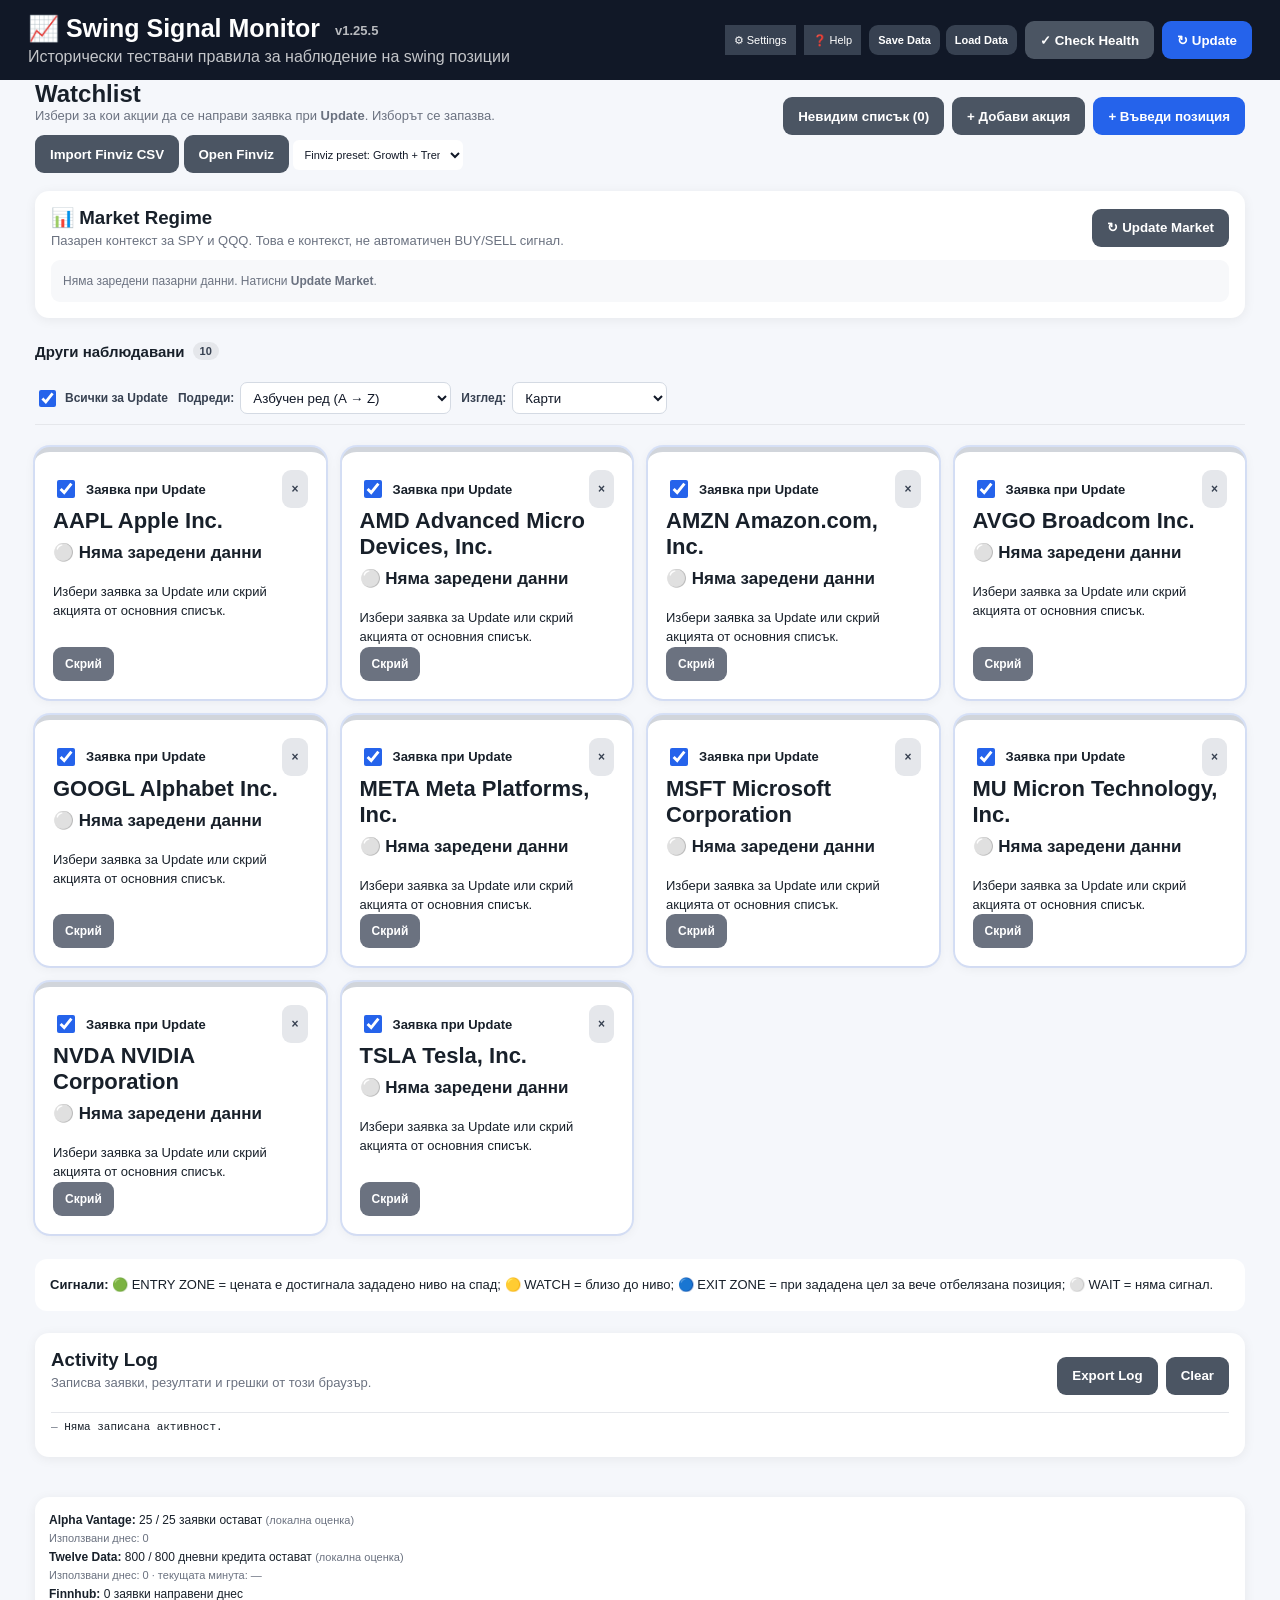
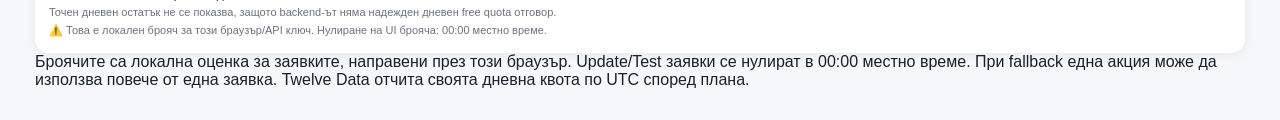
<file: index.html>
<!doctype html>
<html lang="bg">
<head>
  <meta charset="utf-8">
  <meta name="viewport" content="width=device-width,initial-scale=1">
  <title>Swing Signal Monitor</title>
  <link rel="stylesheet" href="style.css">
</head>
<body>

<header>
  <div>
    <h1>📈 Swing Signal Monitor <span class="version">v1.25.5</span></h1>
    <p>Исторически тествани правила за наблюдение на swing позиции</p>
  </div>
  <div class="header-actions">
    <a href="settings.html" class="header-save settings-link">⚙ Settings</a>
    <a href="help.html" class="header-save help-link">❓ Help</a>
    <div class="header-data-actions" aria-label="Local data">
      <button id="saveDataBtn" type="button" class="header-save">Save Data</button>
      <button id="loadDataBtn" type="button" class="header-save">Load Data</button>
      <input id="loadDataFile" type="file" accept="application/json,.json" hidden>
    </div>
    <button id="healthBtn" class="secondary">✓ Check Health</button>
    <button id="updateBtn">↻ Update</button>
  </div>
</header>
<main>
  <section>
    <div class="toolbar">
      <div class="watchlist-title">
        <div class="watchlist-heading-line">
          <h2>Watchlist</h2>
        </div>
        <p class="hint">Избери за кои акции да се направи заявка при <b>Update</b>. Изборът се запазва.</p>
      </div>
      <div class="toolbar-actions"><button id="hiddenToggleBtn" class="secondary">Невидим списък (0)</button><button id="addStockBtn" class="secondary">+ Добави акция</button><button id="addBtn">+ Въведи позиция</button></div>
    </div>
    <div class="watchlist-tools">
      <input id="finvizFile" type="file" accept=".csv,text/csv" hidden>
      <button id="importFinvizBtn" type="button" class="secondary">Import Finviz CSV</button>
      <button id="openFinvizPresetBtn" type="button" class="secondary">Open Finviz</button>
      <select id="finvizPreset" class="header-preset" aria-label="Finviz preset">
        <option value="growthTrend">Finviz preset: Growth + Trend</option>
        <option value="growthQuality">Growth + Quality</option>
        <option value="full">Growth + Quality + Trend</option>
      </select>
    </div>
    <div id="providerTestResult" class="provider-test-result" hidden></div>
    <section class="market-regime-panel">
      <div class="market-regime-head">
        <div>
          <h3>📊 Market Regime</h3>
          <p class="hint">Пазарен контекст за SPY и QQQ. Това е контекст, не автоматичен BUY/SELL сигнал.</p>
        </div>
        <button id="updateMarketBtn" type="button" class="secondary">↻ Update Market</button>
      </div>
      <div id="marketRegime" class="market-regime-content">
        <div class="market-empty">Няма заредени пазарни данни. Натисни <b>Update Market</b>.</div>
      </div>
    </section>
    <div id="cards" class="grid"></div>
  </section>
  <section class="hidden-section" hidden>
    <div class="hidden-header">
      <div><h3>Невидим списък</h3><p class="hint">Скритите акции не се визуализират в основния списък. Оттук можеш да ги върнеш обратно.</p></div>
    </div>
    <div id="hiddenList" class="hidden-list"></div>
  </section>
  <section id="healthResult" class="health-result" hidden></section>
  <section class="legend">
    <b>Сигнали:</b>
    🟢 ENTRY ZONE = цената е достигнала зададено ниво на спад;
    🟡 WATCH = близо до ниво;
    🔵 EXIT ZONE = при зададена цел за вече отбелязана позиция;
    ⚪ WAIT = няма сигнал.
  </section>
  <section class="activity-log">
    <div class="log-header"><div><h3>Activity Log</h3><p class="hint">Записва заявки, резултати и грешки от този браузър.</p></div><div class="log-actions"><button id="exportLog" type="button" class="secondary">Export Log</button><button id="clearLog" type="button" class="secondary">Clear</button></div></div>
    <div id="activityLog" class="log-list"></div>
  </section>
</main>
<dialog id="stockDialog">
  <form method="dialog" id="stockForm">
    <h3>Въведи / промени позиция</h3>
    <select id="symbol" required aria-label="Акция"></select>
    <label class="check"><input id="holding" type="checkbox"> Имам отворена позиция</label>
    <label>Входна цена
      <input id="entryPrice" type="number" step="0.01" placeholder="Цена" disabled>
    </label>
    <label>Количество
      <input id="entryQuantity" type="number" step="0.0001" min="0.0001" placeholder="Брой акции" disabled>
    </label>
    <menu>
      <button type="button" id="cancelStock">Отказ</button>
      <button id="addStock" type="submit">Запази</button>
    </menu>
  </form>
</dialog>
<dialog id="addStockDialog">
  <form method="dialog" id="addStockForm">
    <h3>Добави акция в Watchlist</h3>
    <label>Ticker
      <input id="newStockSymbol" type="text" maxlength="8" placeholder="например ACAD" autocomplete="off" spellcheck="false" required>
    </label>
    <p class="dialog-hint">Добавянето създава само Watchlist запис. След това можеш да импортираш Finviz CSV за фундаментален контекст и да натиснеш Update за пазарни данни.</p>
    <menu>
      <button type="button" id="cancelAddStock">Отказ</button>
      <button id="confirmAddStock" type="submit">Добави</button>
    </menu>
  </form>
</dialog>
<footer id="usageFooter"><div id="providerUsage" class="provider-usage"></div><div class="usage-legend">Броячите са локална оценка за заявките, направени през този браузър. Update/Test заявки се нулират в 00:00 местно време. При fallback една акция може да използва повече от една заявка. Twelve Data отчита своята дневна квота по UTC според плана.</div></footer>
<script src="app.js?v=1.25.5"></script>
</body>
</html>
</file>
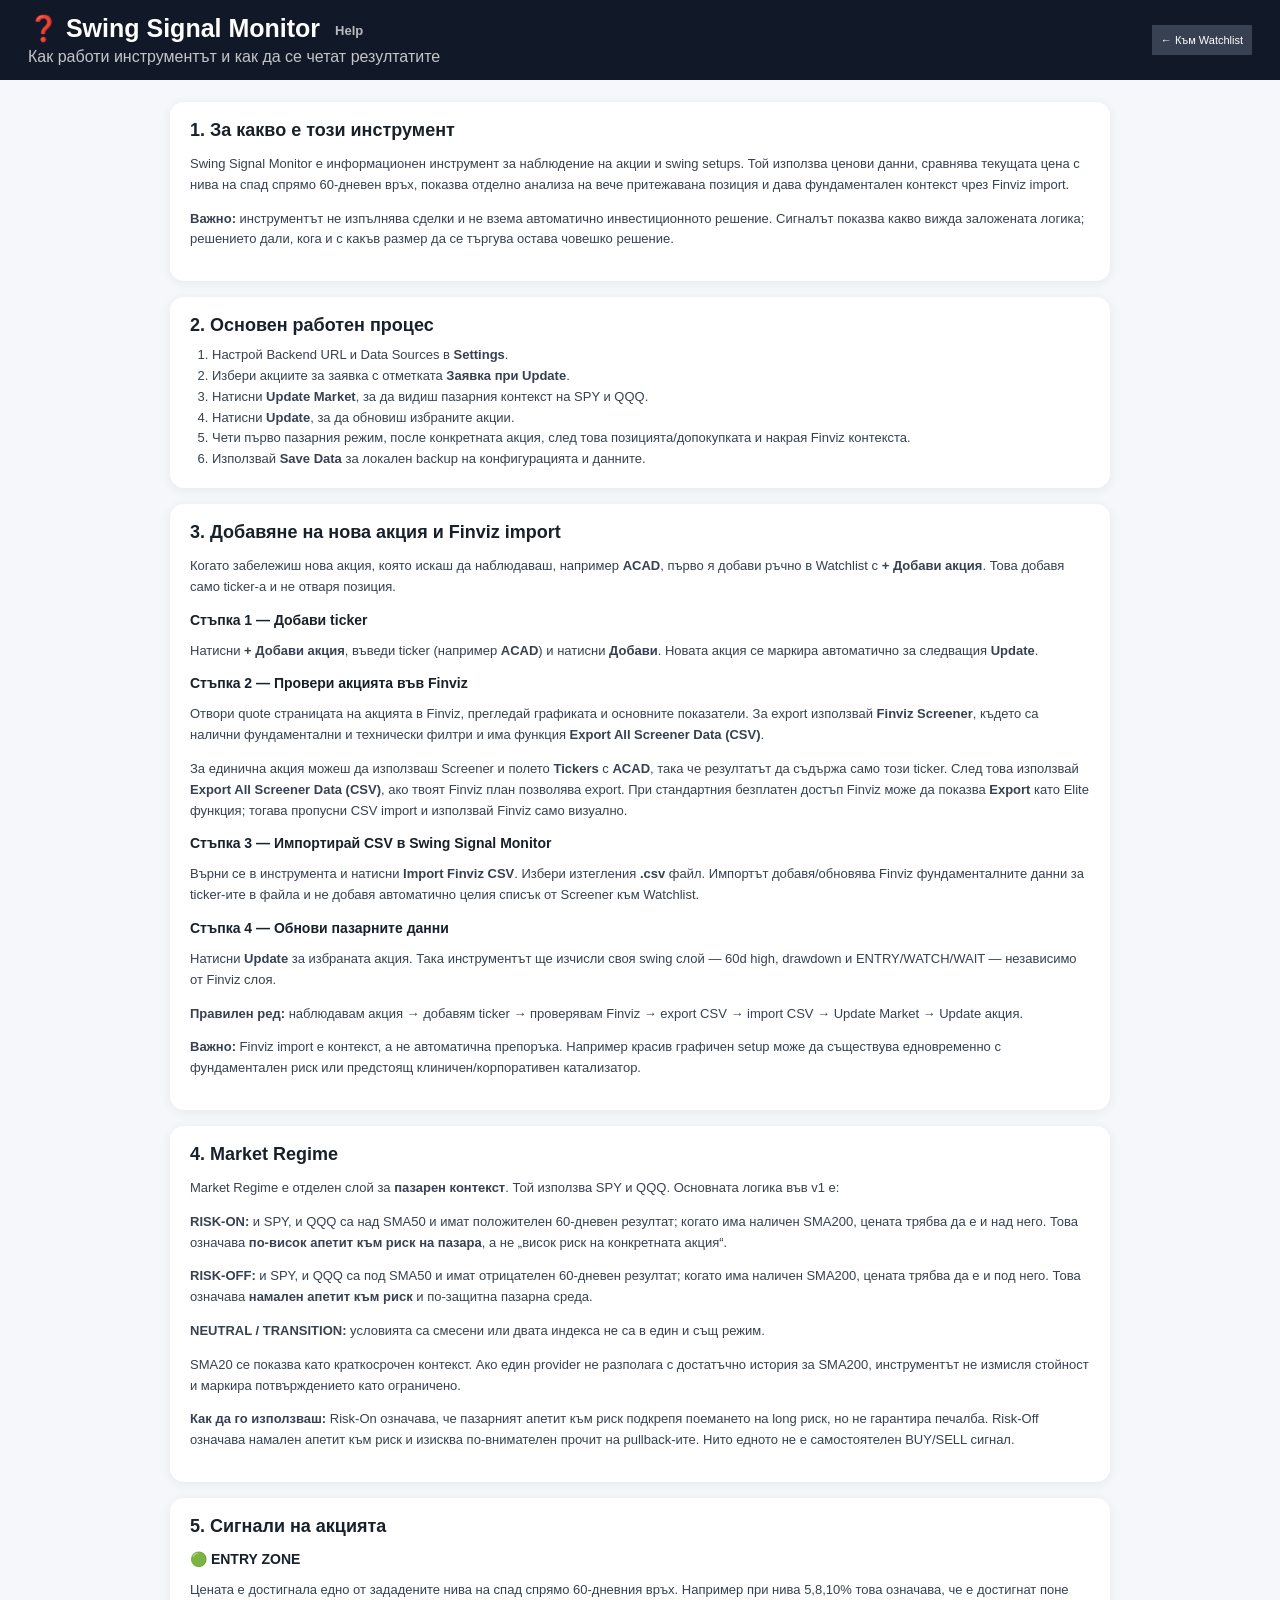
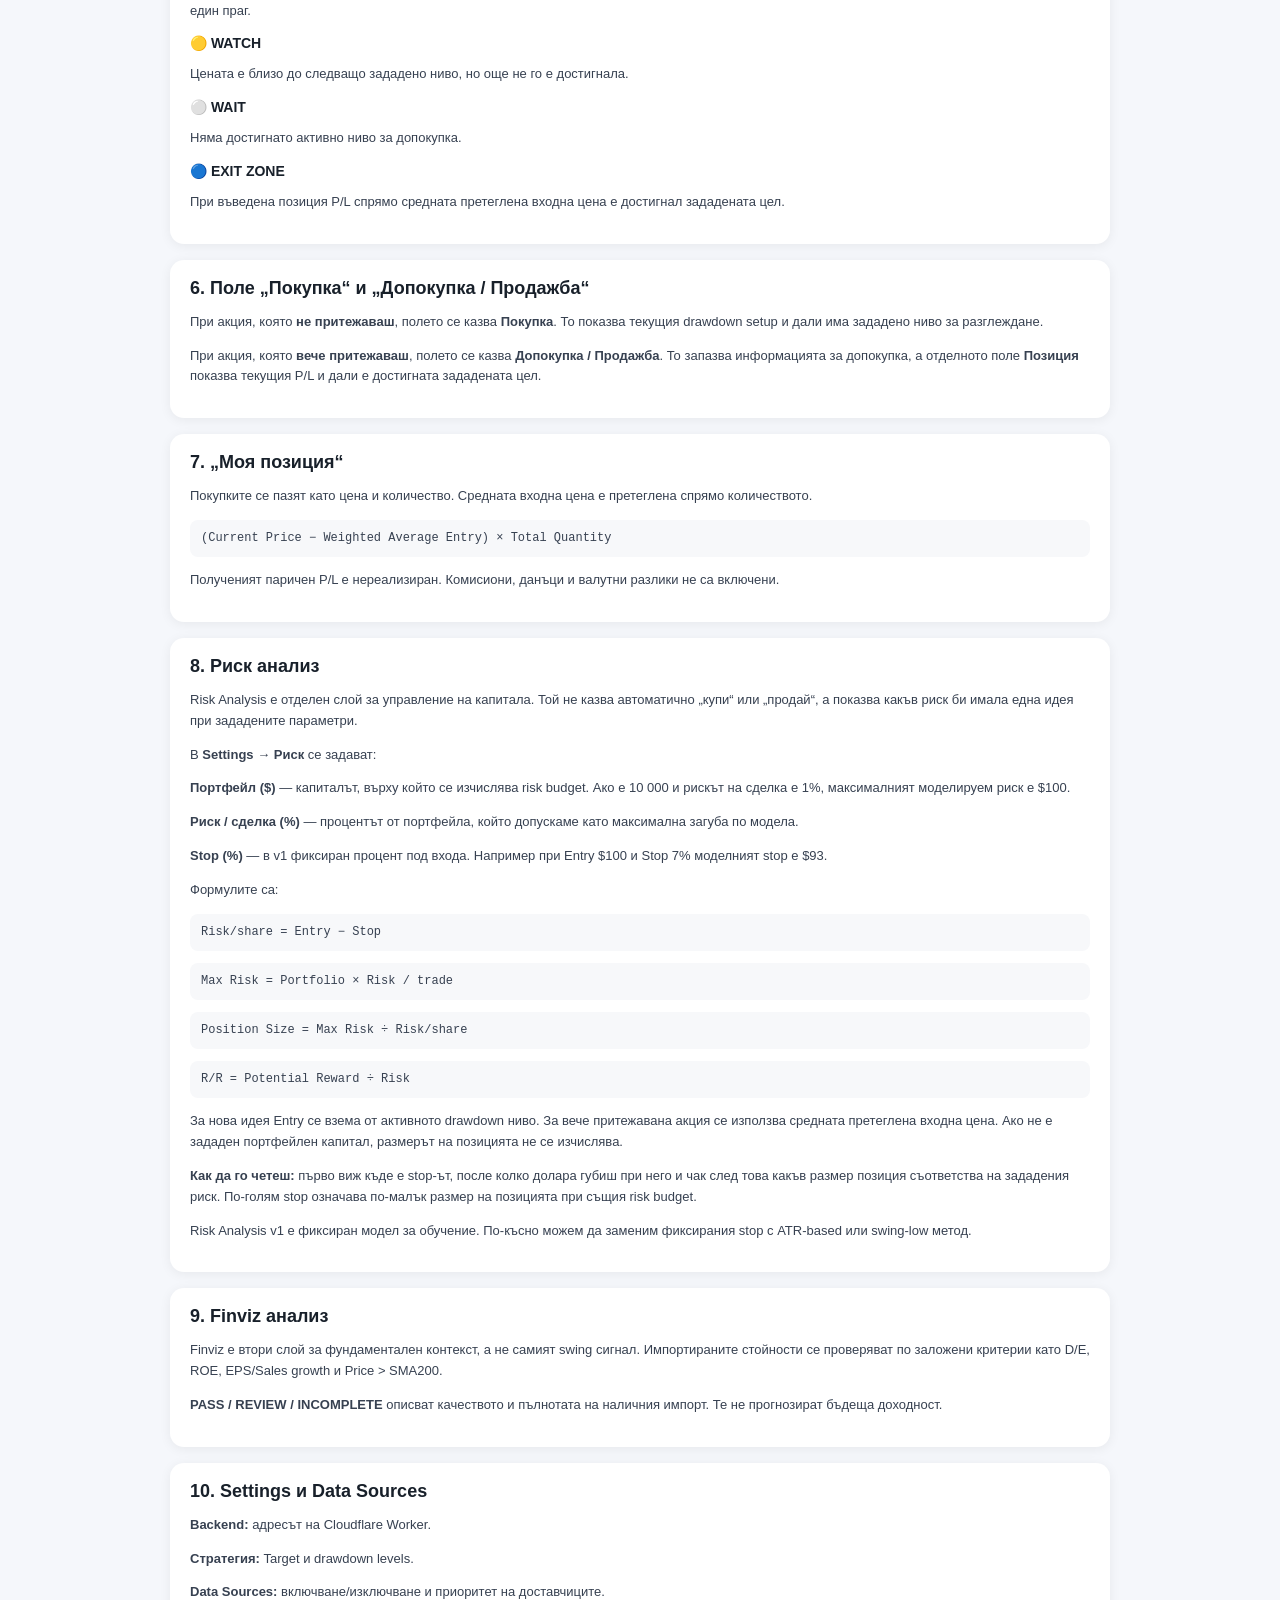
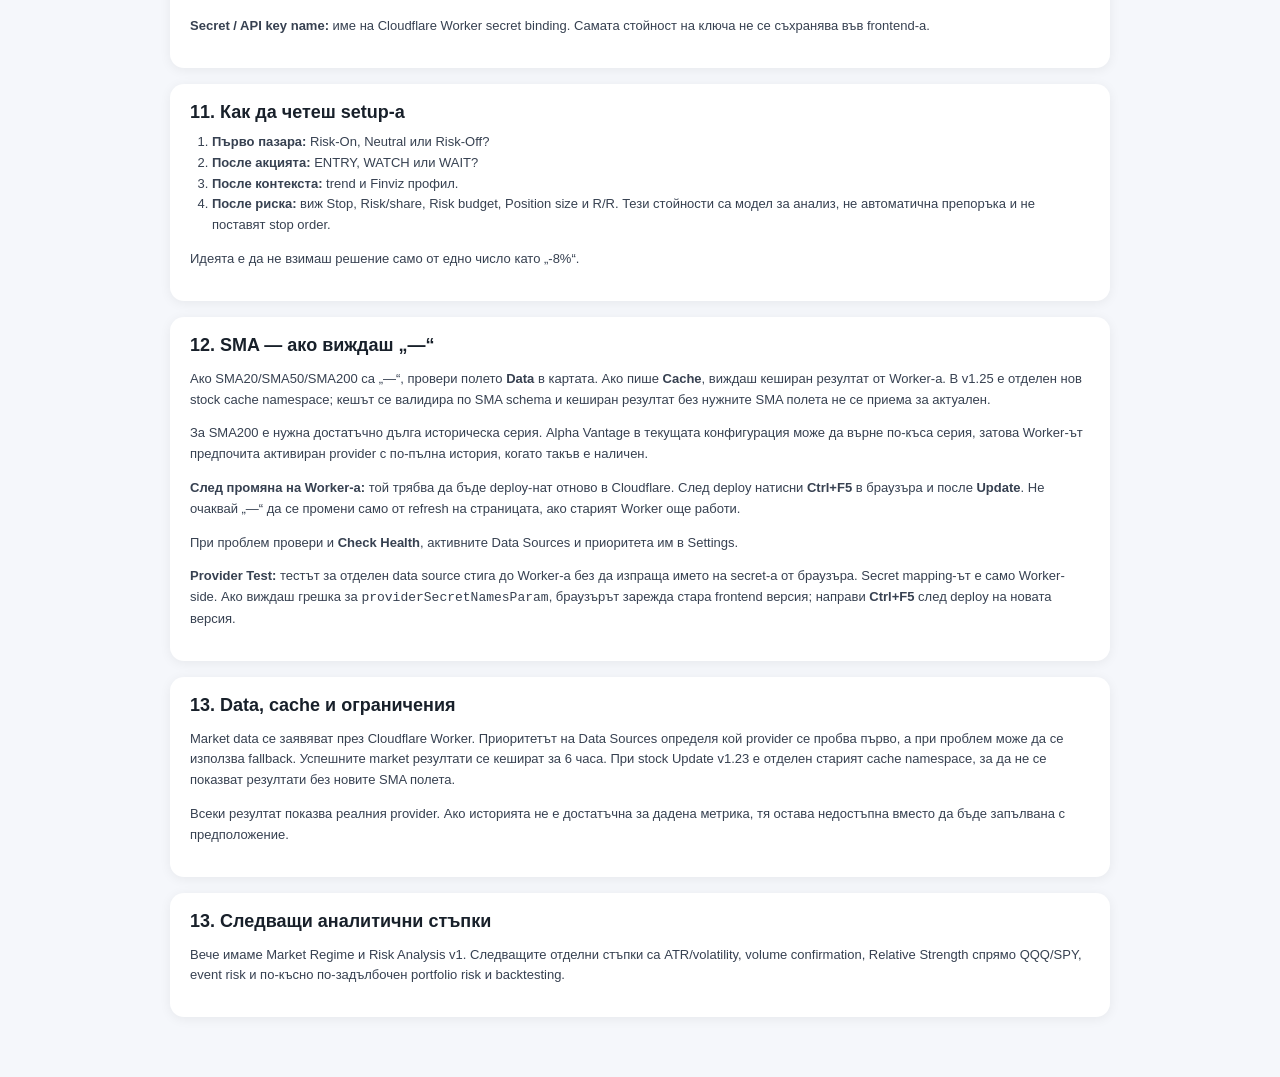
<file: help.html>
<!doctype html>
<html lang="bg">
<head>
  <meta charset="utf-8">
  <meta name="viewport" content="width=device-width,initial-scale=1">
  <title>Swing Signal Monitor — Help</title>
  <link rel="stylesheet" href="style.css">
</head>
<body class="help-page">
<header>
  <div>
    <h1>❓ Swing Signal Monitor <span class="version">Help</span></h1>
    <p>Как работи инструментът и как да се четат резултатите</p>
  </div>
  <div class="header-actions">
    <a href="index.html" class="header-save help-link">← Към Watchlist</a>
  </div>
</header>

<main class="help-main">
  <section class="help-card">
    <h2>1. За какво е този инструмент</h2>
    <p>Swing Signal Monitor е информационен инструмент за наблюдение на акции и swing setups. Той използва ценови данни, сравнява текущата цена с нива на спад спрямо 60-дневен връх, показва отделно анализа на вече притежавана позиция и дава фундаментален контекст чрез Finviz import.</p>
    <p><b>Важно:</b> инструментът не изпълнява сделки и не взема автоматично инвестиционното решение. Сигналът показва какво вижда заложената логика; решението дали, кога и с какъв размер да се търгува остава човешко решение.</p>
  </section>

  <section class="help-card">
    <h2>2. Основен работен процес</h2>
    <ol>
      <li>Настрой Backend URL и Data Sources в <b>Settings</b>.</li>
      <li>Избери акциите за заявка с отметката <b>Заявка при Update</b>.</li>
      <li>Натисни <b>Update Market</b>, за да видиш пазарния контекст на SPY и QQQ.</li>
      <li>Натисни <b>Update</b>, за да обновиш избраните акции.</li>
      <li>Чети първо пазарния режим, после конкретната акция, след това позицията/допокупката и накрая Finviz контекста.</li>
      <li>Използвай <b>Save Data</b> за локален backup на конфигурацията и данните.</li>
    </ol>
  </section>


  <section class="help-card">
    <h2>3. Добавяне на нова акция и Finviz import</h2>
    <p>Когато забележиш нова акция, която искаш да наблюдаваш, например <b>ACAD</b>, първо я добави ръчно в Watchlist с <b>+ Добави акция</b>. Това добавя само ticker-а и не отваря позиция.</p>
    <h3>Стъпка 1 — Добави ticker</h3>
    <p>Натисни <b>+ Добави акция</b>, въведи ticker (например <b>ACAD</b>) и натисни <b>Добави</b>. Новата акция се маркира автоматично за следващия <b>Update</b>.</p>
    <h3>Стъпка 2 — Провери акцията във Finviz</h3>
    <p>Отвори quote страницата на акцията в Finviz, прегледай графиката и основните показатели. За export използвай <b>Finviz Screener</b>, където са налични фундаментални и технически филтри и има функция <b>Export All Screener Data (CSV)</b>.</p>
    <p>За единична акция можеш да използваш Screener и полето <b>Tickers</b> с <b>ACAD</b>, така че резултатът да съдържа само този ticker. След това използвай <b>Export All Screener Data (CSV)</b>, ако твоят Finviz план позволява export. При стандартния безплатен достъп Finviz може да показва <b>Export</b> като Elite функция; тогава пропусни CSV import и използвай Finviz само визуално.</p>
    <h3>Стъпка 3 — Импортирай CSV в Swing Signal Monitor</h3>
    <p>Върни се в инструмента и натисни <b>Import Finviz CSV</b>. Избери изтегления <b>.csv</b> файл. Импортът добавя/обновява Finviz фундаменталните данни за ticker-ите в файла и не добавя автоматично целия списък от Screener към Watchlist.</p>
    <h3>Стъпка 4 — Обнови пазарните данни</h3>
    <p>Натисни <b>Update</b> за избраната акция. Така инструментът ще изчисли своя swing слой — 60d high, drawdown и ENTRY/WATCH/WAIT — независимо от Finviz слоя.</p>
    <p><b>Правилен ред:</b> наблюдавам акция → добавям ticker → проверявам Finviz → export CSV → import CSV → Update Market → Update акция.</p>
    <p><b>Важно:</b> Finviz import е контекст, а не автоматична препоръка. Например красив графичен setup може да съществува едновременно с фундаментален риск или предстоящ клиничен/корпоративен катализатор.</p>
  </section>

  <section class="help-card">
    <h2>4. Market Regime</h2>
    <p>Market Regime е отделен слой за <b>пазарен контекст</b>. Той използва SPY и QQQ. Основната логика във v1 е:</p>
    <p><b>RISK-ON:</b> и SPY, и QQQ са над SMA50 и имат положителен 60-дневен резултат; когато има наличен SMA200, цената трябва да е и над него. Това означава <b>по-висок апетит към риск на пазара</b>, а не „висок риск на конкретната акция“.</p>
    <p><b>RISK-OFF:</b> и SPY, и QQQ са под SMA50 и имат отрицателен 60-дневен резултат; когато има наличен SMA200, цената трябва да е и под него. Това означава <b>намален апетит към риск</b> и по-защитна пазарна среда.</p>
    <p><b>NEUTRAL / TRANSITION:</b> условията са смесени или двата индекса не са в един и същ режим.</p>
    <p>SMA20 се показва като краткосрочен контекст. Ако един provider не разполага с достатъчно история за SMA200, инструментът не измисля стойност и маркира потвърждението като ограничено.</p>
    <p><b>Как да го използваш:</b> Risk-On означава, че пазарният апетит към риск подкрепя поемането на long риск, но не гарантира печалба. Risk-Off означава намален апетит към риск и изисква по-внимателен прочит на pullback-ите. Нито едното не е самостоятелен BUY/SELL сигнал.</p>
  </section>

  <section class="help-card">
    <h2>5. Сигнали на акцията</h2>
    <h3>🟢 ENTRY ZONE</h3>
    <p>Цената е достигнала едно от зададените нива на спад спрямо 60-дневния връх. Например при нива 5,8,10% това означава, че е достигнат поне един праг.</p>
    <h3>🟡 WATCH</h3>
    <p>Цената е близо до следващо зададено ниво, но още не го е достигнала.</p>
    <h3>⚪ WAIT</h3>
    <p>Няма достигнато активно ниво за допокупка.</p>
    <h3>🔵 EXIT ZONE</h3>
    <p>При въведена позиция P/L спрямо средната претеглена входна цена е достигнал зададената цел.</p>
  </section>

  <section class="help-card">
    <h2>6. Поле „Покупка“ и „Допокупка / Продажба“</h2>
    <p>При акция, която <b>не притежаваш</b>, полето се казва <b>Покупка</b>. То показва текущия drawdown setup и дали има зададено ниво за разглеждане.</p>
    <p>При акция, която <b>вече притежаваш</b>, полето се казва <b>Допокупка / Продажба</b>. То запазва информацията за допокупка, а отделното поле <b>Позиция</b> показва текущия P/L и дали е достигната зададената цел.</p>
  </section>

  <section class="help-card">
    <h2>7. „Моя позиция“</h2>
    <p>Покупките се пазят като цена и количество. Средната входна цена е претеглена спрямо количеството.</p>
    <p class="formula">(Current Price − Weighted Average Entry) × Total Quantity</p>
    <p>Полученият паричен P/L е нереализиран. Комисиони, данъци и валутни разлики не са включени.</p>
  </section>

  <section class="help-card">
    <h2>8. Риск анализ</h2>
    <p>Risk Analysis е отделен слой за управление на капитала. Той не казва автоматично „купи“ или „продай“, а показва какъв риск би имала една идея при зададените параметри.</p>
    <p>В <b>Settings → Риск</b> се задават:</p>
    <p><b>Портфейл ($)</b> — капиталът, върху който се изчислява risk budget. Ако е 10 000 и рискът на сделка е 1%, максималният моделируем риск е $100.</p>
    <p><b>Риск / сделка (%)</b> — процентът от портфейла, който допускаме като максимална загуба по модела.</p>
    <p><b>Stop (%)</b> — в v1 фиксиран процент под входа. Например при Entry $100 и Stop 7% моделният stop е $93.</p>
    <p>Формулите са:</p>
    <p class="formula">Risk/share = Entry − Stop</p>
    <p class="formula">Max Risk = Portfolio × Risk / trade</p>
    <p class="formula">Position Size = Max Risk ÷ Risk/share</p>
    <p class="formula">R/R = Potential Reward ÷ Risk</p>
    <p>За нова идея Entry се взема от активното drawdown ниво. За вече притежавана акция се използва средната претеглена входна цена. Ако не е зададен портфейлен капитал, размерът на позицията не се изчислява.</p>
    <p><b>Как да го четеш:</b> първо виж къде е stop-ът, после колко долара губиш при него и чак след това какъв размер позиция съответства на зададения риск. По-голям stop означава по-малък размер на позицията при същия risk budget.</p>
    <p>Risk Analysis v1 е фиксиран модел за обучение. По-късно можем да заменим фиксирания stop с ATR-based или swing-low метод.</p>
  </section>

  <section class="help-card">
    <h2>9. Finviz анализ</h2>
    <p>Finviz е втори слой за фундаментален контекст, а не самият swing сигнал. Импортираните стойности се проверяват по заложени критерии като D/E, ROE, EPS/Sales growth и Price &gt; SMA200.</p>
    <p><b>PASS / REVIEW / INCOMPLETE</b> описват качеството и пълнотата на наличния импорт. Те не прогнозират бъдеща доходност.</p>
  </section>

  <section class="help-card">
    <h2>10. Settings и Data Sources</h2>
    <p><b>Backend:</b> адресът на Cloudflare Worker.</p>
    <p><b>Стратегия:</b> Target и drawdown levels.</p>
    <p><b>Data Sources:</b> включване/изключване и приоритет на доставчиците.</p>
    <p><b>Secret / API key name:</b> име на Cloudflare Worker secret binding. Самата стойност на ключа не се съхранява във frontend-а.</p>
  </section>

  <section class="help-card">
    <h2>11. Как да четеш setup-а</h2>
    <ol>
      <li><b>Първо пазара:</b> Risk-On, Neutral или Risk-Off?</li>
      <li><b>После акцията:</b> ENTRY, WATCH или WAIT?</li>
      <li><b>После контекста:</b> trend и Finviz профил.</li>
      <li><b>После риска:</b> виж Stop, Risk/share, Risk budget, Position size и R/R. Тези стойности са модел за анализ, не автоматична препоръка и не поставят stop order.</li>
    </ol>
    <p>Идеята е да не взимаш решение само от едно число като „-8%“.</p>
  </section>

  <section class="help-card">
    <h2>12. SMA — ако виждаш „—“</h2>
    <p>Ако SMA20/SMA50/SMA200 са „—“, провери полето <b>Data</b> в картата. Ако пише <b>Cache</b>, виждаш кеширан резултат от Worker-а. В v1.25 е отделен нов stock cache namespace; кешът се валидира по SMA schema и кеширан резултат без нужните SMA полета не се приема за актуален.</p>
    <p>За SMA200 е нужна достатъчно дълга историческа серия. Alpha Vantage в текущата конфигурация може да върне по-къса серия, затова Worker-ът предпочита активиран provider с по-пълна история, когато такъв е наличен.</p>
    <p><b>След промяна на Worker-а:</b> той трябва да бъде deploy-нат отново в Cloudflare. След deploy натисни <b>Ctrl+F5</b> в браузъра и после <b>Update</b>. Не очаквай „—“ да се промени само от refresh на страницата, ако старият Worker още работи.</p>
    <p>При проблем провери и <b>Check Health</b>, активните Data Sources и приоритета им в Settings.</p>
    <p><b>Provider Test:</b> тестът за отделен data source стига до Worker-а без да изпраща името на secret-а от браузъра. Secret mapping-ът е само Worker-side. Ако виждаш грешка за <code>providerSecretNamesParam</code>, браузърът зарежда стара frontend версия; направи <b>Ctrl+F5</b> след deploy на новата версия.</p>
  </section>

  <section class="help-card">
    <h2>13. Data, cache и ограничения</h2>
    <p>Market data се заявяват през Cloudflare Worker. Приоритетът на Data Sources определя кой provider се пробва първо, а при проблем може да се използва fallback. Успешните market резултати се кешират за 6 часа. При stock Update v1.23 е отделен старият cache namespace, за да не се показват резултати без новите SMA полета.</p>
    <p>Всеки резултат показва реалния provider. Ако историята не е достатъчна за дадена метрика, тя остава недостъпна вместо да бъде запълвана с предположение.</p>
  </section>

  <section class="help-card">
    <h2>13. Следващи аналитични стъпки</h2>
    <p>Вече имаме Market Regime и Risk Analysis v1. Следващите отделни стъпки са ATR/volatility, volume confirmation, Relative Strength спрямо QQQ/SPY, event risk и по-късно по-задълбочен portfolio risk и backtesting.</p>
  </section>
</main>
</body>
</html>
</file>
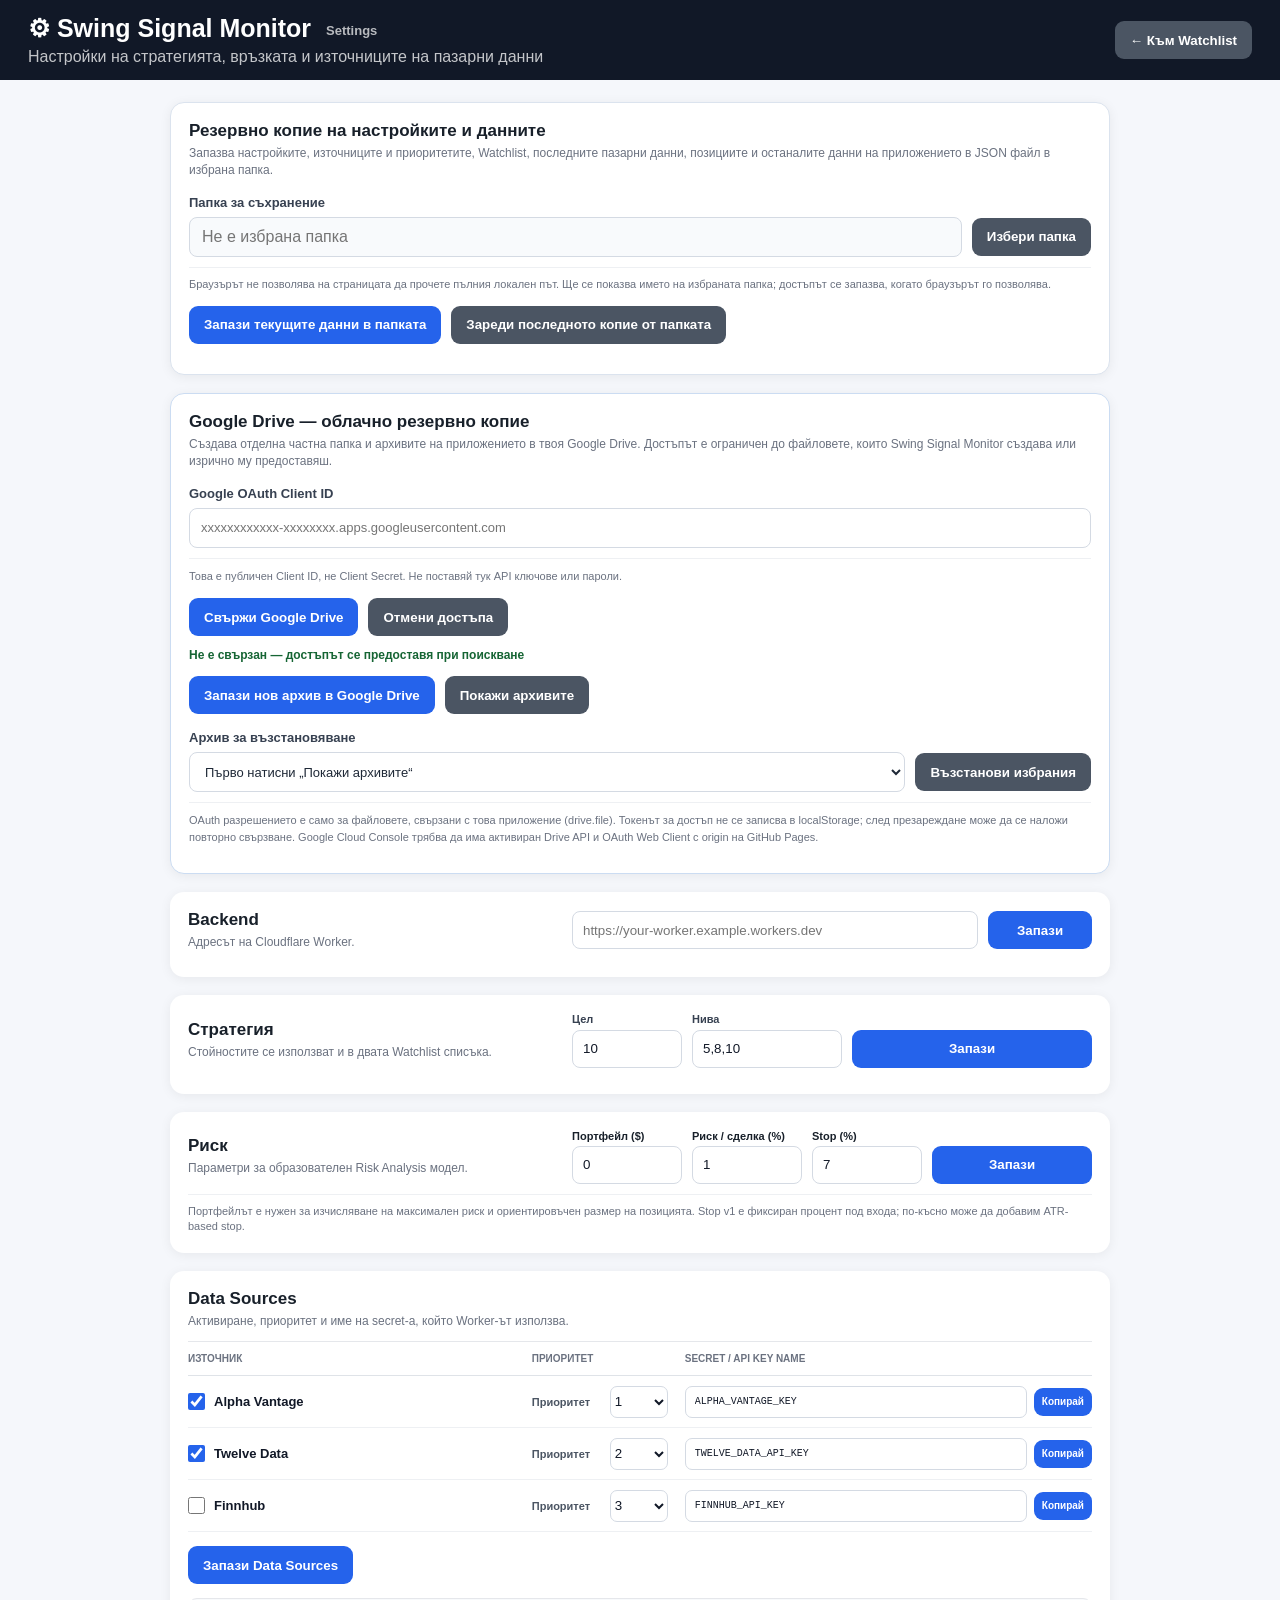
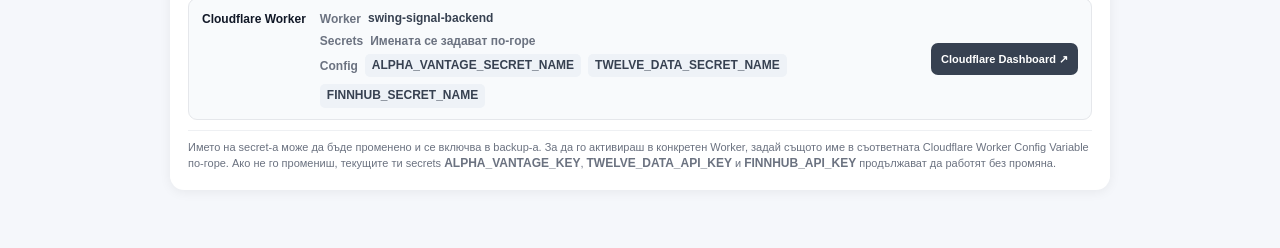
<file: settings.html>
<!doctype html>
<html lang="bg">
<head>
  <meta charset="utf-8">
  <meta name="viewport" content="width=device-width,initial-scale=1">
  <title>Swing Signal Monitor — Settings</title>
  <link rel="stylesheet" href="style.css">
</head>
<body class="settings-page">
<header>
  <div>
    <h1>⚙ Swing Signal Monitor <span class="version">Settings</span></h1>
    <p>Настройки на стратегията, връзката и източниците на пазарни данни</p>
  </div>
  <div class="header-actions">
    <button id="backBtn" type="button" class="secondary">← Към Watchlist</button>
  </div>
</header>

<main class="settings-minimal">
  <section class="settings-card backup-card">
    <div class="settings-card-head">
      <div>
        <h2>Резервно копие на настройките и данните</h2>
        <p>Запазва настройките, източниците и приоритетите, Watchlist, последните пазарни данни, позициите и останалите данни на приложението в JSON файл в избрана папка.</p>
      </div>
    </div>
    <div class="backup-folder-row">
      <label for="backupFolderPath">Папка за съхранение</label>
      <div class="backup-folder-controls">
        <input id="backupFolderPath" type="text" readonly placeholder="Не е избрана папка">
        <button id="chooseBackupFolder" type="button" class="secondary">Избери папка</button>
      </div>
    </div>
    <p class="settings-note">Браузърът не позволява на страницата да прочете пълния локален път. Ще се показва името на избраната папка; достъпът се запазва, когато браузърът го позволява.</p>
    <div class="backup-actions">
      <button id="saveFolderBackup" type="button">Запази текущите данни в папката</button>
      <button id="loadFolderBackup" type="button" class="secondary">Зареди последното копие от папката</button>
      <span id="backupMessage" class="settings-message" role="status" aria-live="polite" hidden></span>
    </div>
    <input id="backupFallbackFile" type="file" accept="application/json,.json" hidden>
  </section>
  <section class="settings-card backup-card drive-backup-card">
    <div class="settings-card-head">
      <div>
        <h2>Google Drive — облачно резервно копие</h2>
        <p>Създава отделна частна папка и архивите на приложението в твоя Google Drive. Достъпът е ограничен до файловете, които Swing Signal Monitor създава или изрично му предоставяш.</p>
      </div>
    </div>
    <div class="backup-folder-row">
      <label for="googleDriveClientId">Google OAuth Client ID</label>
      <input id="googleDriveClientId" type="text" inputmode="url" autocomplete="off" spellcheck="false" placeholder="xxxxxxxxxxxx-xxxxxxxx.apps.googleusercontent.com">
      <p class="settings-note">Това е публичен Client ID, не Client Secret. Не поставяй тук API ключове или пароли.</p>
    </div>
    <div class="backup-actions">
      <button id="connectGoogleDrive" type="button">Свържи Google Drive</button>
      <button id="disconnectGoogleDrive" type="button" class="secondary">Отмени достъпа</button>
      <span id="googleDriveStatus" class="settings-message" role="status" aria-live="polite">Не е свързан.</span>
    </div>
    <div class="backup-actions">
      <button id="saveGoogleDriveBackup" type="button">Запази нов архив в Google Drive</button>
      <button id="refreshGoogleDriveBackups" type="button" class="secondary">Покажи архивите</button>
    </div>
    <div class="backup-folder-row">
      <label for="googleDriveBackupList">Архив за възстановяване</label>
      <div class="backup-folder-controls">
        <select id="googleDriveBackupList" aria-label="Избери Google Drive архив">
          <option value="">Първо натисни „Покажи архивите“</option>
        </select>
        <button id="restoreGoogleDriveBackup" type="button" class="secondary">Възстанови избрания</button>
      </div>
    </div>
    <p class="settings-note">OAuth разрешението е само за файловете, свързани с това приложение (drive.file). Токенът за достъп не се записва в localStorage; след презареждане може да се наложи повторно свързване. Google Cloud Console трябва да има активиран Drive API и OAuth Web Client с origin на GitHub Pages.</p>
    <span id="googleDriveMessage" class="settings-message" role="status" aria-live="polite" hidden></span>
  </section>
  <section class="settings-card">
    <div class="settings-row">
      <div><h2>Backend</h2><p>Адресът на Cloudflare Worker.</p></div>
      <div class="settings-inline">
        <input id="backendUrl" type="url" placeholder="https://your-worker.example.workers.dev" autocomplete="url">
        <button id="saveBackend" type="button">Запази</button>
      </div>
    </div>
    <span id="backendMessage" class="settings-message" hidden></span>
  </section>

  <section class="settings-card">
    <div class="settings-row">
      <div><h2>Стратегия</h2><p>Стойностите се използват и в двата Watchlist списъка.</p></div>
      <div class="settings-inline strategy-inline">
        <label>Цел <input id="targetPct" type="number" min="1" max="50" step="0.5"></label>
        <label>Нива <input id="levels" placeholder="5,8,10"></label>
        <button id="saveStrategy" type="button">Запази</button>
      </div>
    </div>
    <span id="strategyMessage" class="settings-message" hidden></span>
  </section>

  <section class="settings-card">
    <div class="settings-row">
      <div><h2>Риск</h2><p>Параметри за образователен Risk Analysis модел.</p></div>
      <div class="settings-inline risk-inline">
        <label>Портфейл ($) <input id="portfolioCapital" type="number" min="0" step="100"></label>
        <label>Риск / сделка (%) <input id="riskPerTradePct" type="number" min="0.1" max="10" step="0.1"></label>
        <label>Stop (%) <input id="stopLossPct" type="number" min="0.5" max="50" step="0.5"></label>
        <button id="saveRisk" type="button">Запази</button>
      </div>
    </div>
    <span id="riskMessage" class="settings-message" hidden></span>
    <p class="settings-note">Портфейлът е нужен за изчисляване на максимален риск и ориентировъчен размер на позицията. Stop v1 е фиксиран процент под входа; по-късно може да добавим ATR-based stop.</p>
  </section>

  <section class="settings-card">
    <div class="settings-card-head">
      <div>
        <h2>Data Sources</h2>
        <p>Активиране, приоритет и име на secret-а, който Worker-ът използва.</p>
      </div>
    </div>

    <div class="provider-minimal-list">
      <div class="provider-minimal-row provider-head">
        <span>Източник</span><span>Приоритет</span><span>Secret / API key name</span>
      </div>

      <div class="provider-minimal-row">
        <label class="provider-name">
          <input id="provider-alphavantage-enabled" type="checkbox">
          <a class="provider-name-link" href="https://www.alphavantage.co/support/#api-key" target="_blank" rel="noopener">Alpha Vantage</a>
        </label>
        <label class="priority-control">Приоритет
          <select id="provider-alphavantage-priority"><option>1</option><option>2</option><option>3</option></select>
        </label>
        <span class="key-name">
          <input id="provider-alphavantage-secret" class="secret-name-input" type="text" spellcheck="false" autocomplete="off">
          <button type="button" class="copy-secret" data-secret-input="provider-alphavantage-secret">Копирай</button>
        </span>
      </div>

      <div class="provider-minimal-row">
        <label class="provider-name">
          <input id="provider-twelvedata-enabled" type="checkbox">
          <a class="provider-name-link" href="https://twelvedata.com/register" target="_blank" rel="noopener">Twelve Data</a>
        </label>
        <label class="priority-control">Приоритет
          <select id="provider-twelvedata-priority"><option>1</option><option>2</option><option>3</option></select>
        </label>
        <span class="key-name">
          <input id="provider-twelvedata-secret" class="secret-name-input" type="text" spellcheck="false" autocomplete="off">
          <button type="button" class="copy-secret" data-secret-input="provider-twelvedata-secret">Копирай</button>
        </span>
      </div>

      <div class="provider-minimal-row">
        <label class="provider-name">
          <input id="provider-finnhub-enabled" type="checkbox">
          <a class="provider-name-link" href="https://finnhub.io/register" target="_blank" rel="noopener">Finnhub</a>
        </label>
        <label class="priority-control">Приоритет
          <select id="provider-finnhub-priority"><option>1</option><option>2</option><option>3</option></select>
        </label>
        <span class="key-name">
          <input id="provider-finnhub-secret" class="secret-name-input" type="text" spellcheck="false" autocomplete="off">
          <button type="button" class="copy-secret" data-secret-input="provider-finnhub-secret">Копирай</button>
        </span>
      </div>
    </div>

    <div class="settings-card-actions">
      <button id="saveProviders" type="button">Запази Data Sources</button>
      <span id="providersMessage" class="settings-message" hidden></span>
    </div>

    <div class="cloudflare-admin">
      <div class="cloudflare-title">Cloudflare Worker</div>
      <div class="cloudflare-item"><span>Worker</span><code>swing-signal-backend</code></div>
      <div class="cloudflare-item cloudflare-secrets"><span>Secrets</span><span>Имената се задават по-горе</span></div>
      <div class="cloudflare-item cloudflare-config"><span>Config</span><code>ALPHA_VANTAGE_SECRET_NAME</code><code>TWELVE_DATA_SECRET_NAME</code><code>FINNHUB_SECRET_NAME</code></div>
      <a class="cloudflare-link" href="https://dash.cloudflare.com/login" target="_blank" rel="noopener">Cloudflare Dashboard ↗</a>
    </div>

    <p class="settings-note">Името на secret-а може да бъде променено и се включва в backup-а. За да го активираш в конкретен Worker, задай същото име в съответната Cloudflare Worker Config Variable по-горе. Ако не го промениш, текущите ти secrets <code>ALPHA_VANTAGE_KEY</code>, <code>TWELVE_DATA_API_KEY</code> и <code>FINNHUB_API_KEY</code> продължават да работят без промяна.</p>
  </section>
</main>

<script src="settings.js?v=1.26.1"></script>
</body>
</html>
</file>
<file: style.css>
*{box-sizing:border-box}body{margin:0;font-family:Inter,Arial,sans-serif;background:#f5f7fb;color:#18202a}header{display:flex;justify-content:space-between;align-items:center;padding:22px 28px;background:#111827;color:white}h1{margin:0 0 5px;font-size:25px}.version{font-size:13px;font-weight:600;opacity:.7;vertical-align:middle;margin-left:8px}header p{margin:0;opacity:.75}.header-actions{display:flex;gap:10px;align-items:center}.secondary{background:#4b5563}.settings{display:flex;gap:14px;align-items:flex-end;flex-wrap:wrap;background:white;padding:18px;margin:22px 0;border-radius:14px;box-shadow:0 2px 12px #00000010}.settings label{display:flex;flex-direction:column;gap:6px;font-size:13px;font-weight:600;min-height:62px;justify-content:flex-end}.settings input{height:38px;padding:10px;border:1px solid #d4dae3;border-radius:8px;min-width:170px}.settings #backendUrl{width:420px;min-width:320px}button{height:38px;border:0;border-radius:9px;padding:10px 15px;cursor:pointer;background:#2563eb;color:white;font-weight:600}button:disabled{opacity:.55;cursor:not-allowed}main{max-width:1250px;margin:auto;padding:0 20px 40px}.toolbar{display:flex;justify-content:space-between;align-items:flex-end;gap:20px}.toolbar h2{margin-bottom:4px}.hint{margin:0 0 12px;font-size:13px;color:#6b7280}.grid{display:grid;grid-template-columns:repeat(auto-fit,minmax(280px,1fr));gap:16px}.card{background:white;border-radius:15px;padding:18px;box-shadow:0 2px 12px #00000010;border-top:5px solid #d1d5db}.card.entry{border-top-color:#16a34a}.card.exit{border-top-color:#2563eb}.card.watch{border-top-color:#eab308}.card.selected{box-shadow:0 0 0 2px #2563eb22,0 2px 12px #00000010}.selection{display:flex;align-items:center;gap:8px;font-size:13px;font-weight:700}.selection input{width:18px;height:18px;accent-color:#2563eb}.top{display:flex;justify-content:space-between;align-items:center}.symbol{font-size:22px;font-weight:800}.price{font-size:25px;font-weight:800;margin:12px 0}.signal{font-size:17px;font-weight:800;margin:8px 0}.metrics{display:grid;grid-template-columns:1fr 1fr;gap:8px;font-size:13px}.metric{background:#f7f8fa;padding:9px;border-radius:8px}.metric b{display:block;font-size:15px}.reason{margin-top:12px;font-size:13px;line-height:1.45}.position{margin-top:10px;padding:10px;background:#eef5ff;border-radius:9px;font-size:13px}.remove{background:#e5e7eb;color:#374151;padding:6px 9px;font-size:12px}.legend{margin-top:25px;background:white;padding:15px;border-radius:12px;font-size:13px;line-height:1.7}.error{color:#b91c1c}.loading{opacity:.6}.check{display:block;margin:12px 0;font-size:14px}dialog{border:0;border-radius:14px;padding:22px;box-shadow:0 15px 50px #0005;width:min(380px,calc(100vw - 32px));max-width:calc(100vw - 32px)}dialog::backdrop{background:#11182755}dialog input{display:block;width:100%;padding:10px;margin:10px 0;border:1px solid #d4dae3;border-radius:8px}menu{display:flex;justify-content:flex-end;gap:8px;padding:0;margin-top:15px}.health-result{margin-top:18px;background:white;border-radius:14px;padding:16px;box-shadow:0 2px 12px #00000010}.health-ok{border-left:5px solid #16a34a}.health-error{border-left:5px solid #dc2626}.health-result p{margin:7px 0;font-size:13px;word-break:break-word}.hide-btn{margin-top:12px;background:#6b7280;height:34px;padding:8px 12px;font-size:12px}.hidden-section{margin-top:22px;background:white;border-radius:14px;padding:16px;box-shadow:0 2px 12px #00000010}.hidden-header h3{margin:0 0 4px}.hidden-header .hint{margin-bottom:12px}.hidden-list{display:flex;flex-wrap:wrap;gap:8px}.hidden-item{display:flex;align-items:center;gap:8px;background:#f3f4f6;border:1px solid #e5e7eb;border-radius:9px;padding:7px 8px 7px 11px;font-size:13px;font-weight:700}.show-btn{height:30px;padding:6px 10px;background:#2563eb;font-size:12px}.hidden-empty{color:#6b7280;font-size:13px}.toolbar-actions{display:flex;gap:8px;align-items:center}.hidden-section[hidden]{display:none}.hidden-section{margin-top:22px}
.provider-settings{flex:1 1 100%;border-top:1px solid #e5e7eb;padding-top:14px}.provider-settings h3{margin:0 0 5px}.provider-row{display:flex;align-items:center;justify-content:space-between;gap:12px;max-width:420px;padding:6px 0}.provider-row label{display:flex;gap:8px;align-items:center;font-size:13px}.provider-row select{width:60px;height:34px;border:1px solid #d4dae3;border-radius:7px}.provider-usage{margin-top:10px;padding:10px;background:#f7f8fa;border-radius:9px;font-size:12px;line-height:1.6}.provider-badge{display:inline-block;margin:4px 6px 4px 0;padding:5px 8px;border-radius:8px;font-size:12px}.provider-badge.ok{background:#dcfce7;color:#166534}.provider-badge.off{background:#f3f4f6;color:#6b7280}.data-source{margin-top:10px;font-size:11px;color:#6b7280}
.provider-row .provider-test{margin-left:auto;white-space:nowrap;padding:6px 10px;font-size:.85rem}.provider-test-result{margin-top:10px;padding:10px;border-radius:10px;background:#f6f7f9}.provider-test-result.health-ok{border:1px solid #2e8b57}.provider-test-result.health-error{border:1px solid #c0392b}.provider-attempts{margin-top:10px;padding:8px;border-radius:8px;background:#f7f7f7;font-size:.9rem}.provider-badge{display:inline-block;margin:4px;padding:6px 9px;border-radius:8px}.provider-badge.ok{background:#e8f7ee}.provider-badge.off{background:#eee}
/* v1.10.0 */
header{position:sticky;top:0;z-index:1000;min-height:76px;padding:14px 28px}
.header-actions{gap:8px}
.header-providers{display:flex;align-items:center;gap:7px;white-space:nowrap}
.header-providers-title{font-size:11px;font-weight:800;opacity:.85}
.header-provider{display:flex!important;flex-direction:row!important;align-items:center;gap:4px!important;min-height:0!important;font-size:11px!important;font-weight:700!important;color:#fff}
.header-provider input{width:15px!important;min-width:15px!important;height:15px!important;padding:0!important}
.header-provider select{width:42px;height:28px;border:0;border-radius:6px;background:#fff;color:#111827;padding:2px}
.header-save{height:30px;padding:6px 9px;font-size:11px;background:#374151}
.settings .provider-settings{display:none}
main{padding-bottom:40px}
.region-heading{grid-column:1/-1;font-weight:800;padding:2px 0 0}
.activity-log{margin-top:22px;background:#fff;border-radius:14px;padding:16px;box-shadow:0 2px 12px #00000010}
.log-header{display:flex;justify-content:space-between;align-items:center;gap:16px}
.log-header h3{margin:0 0 4px}
.log-actions{display:flex;gap:8px}
.log-list{margin-top:10px;max-height:420px;overflow:auto;font-family:ui-monospace,SFMono-Regular,Consolas,monospace;font-size:11px}
.log-entry{border-top:1px solid #e5e7eb;padding:8px 0;white-space:pre-wrap;word-break:break-word}
.log-entry .log-time{color:#6b7280}
.log-entry.log-error{background:#fff5f5}
#usageFooter{max-width:1250px;margin:0 auto 30px;padding:0 20px}
#usageFooter .provider-usage{margin:0;background:#fff;border-radius:14px;padding:14px;box-shadow:0 2px 12px #00000010}
.usage-sub{font-size:11px;color:#6b7280}
.usage-note{font-size:11px;color:#6b7280}
@media(max-width:900px){
  header{padding:10px 14px}
  header>div:first-child p{display:none}
  h1{font-size:20px}
  .header-actions{flex-wrap:wrap;justify-content:flex-end}
  .header-providers{order:2;width:100%;justify-content:flex-end}
}
@media(max-width:600px){
  .header-providers{gap:4px}
  .header-providers-title{display:none}
  .header-provider{font-size:10px!important}
  .header-save{font-size:10px}
}

.health-provider-row{display:flex;align-items:center;gap:8px;flex-wrap:wrap}
.health-test{height:30px;padding:6px 9px;font-size:11px}


/* v1.11.0 watchlist controls, table view and full signal highlighting */
.watchlist-controls{
  margin-top:18px;
  padding:12px 0 2px;
  border-top:1px solid #e5e7eb;
  display:flex;
  justify-content:flex-end;
  align-items:center;
  gap:12px;
  flex-wrap:wrap;
}
.watchlist-controls label{
  display:flex;
  align-items:center;
  gap:7px;
  font-size:13px;
  font-weight:700;
  color:#374151;
}
.watchlist-controls select{
  height:34px;
  min-width:170px;
  border:1px solid #d4dae3;
  border-radius:8px;
  padding:6px 9px;
  background:#fff;
  color:#111827;
}
.card.entry{
  background:#ecfdf3;
  border-top-color:#16a34a;
}
.card.entry .metric{
  background:#dff7e8;
}
.card.entry .position{
  background:#d9f3e4;
}
.card.watch{
  background:#fffbeb;
  border-top-color:#eab308;
}
.card.watch .metric{
  background:#fff4cc;
}
.card.watch .position{
  background:#fff0b8;
}
.table-wrap{
  grid-column:1/-1;
  width:100%;
  overflow-x:auto;
  background:#fff;
  border-radius:14px;
  box-shadow:0 2px 12px #00000010;
}
.watchlist-table{
  width:100%;
  min-width:1050px;
  border-collapse:separate;
  border-spacing:0;
  font-size:12px;
}
.watchlist-table th,
.watchlist-table td{
  padding:10px 9px;
  border-bottom:1px solid #e5e7eb;
  text-align:left;
  vertical-align:middle;
  white-space:nowrap;
}
.watchlist-table th{
  background:#f3f4f6;
  font-size:11px;
  font-weight:800;
  position:sticky;
  top:0;
  z-index:2;
}
.watchlist-table tbody tr:last-child td{
  border-bottom:0;
}
.watchlist-table .table-company{
  display:block;
  margin-top:2px;
  color:#6b7280;
  font-size:11px;
  white-space:normal;
}
.table-selection{
  display:flex;
  align-items:center;
  justify-content:center;
}
.table-selection input{
  width:18px;
  height:18px;
  accent-color:#2563eb;
}
.watchlist-table .hide-btn{
  margin-top:0;
}
.watchlist-table tr.entry td{
  background:#ecfdf3;
}
.watchlist-table tr.watch td{
  background:#fffbeb;
}
.watchlist-table tr.exit td{
  background:#eff6ff;
}
.watchlist-table tr.selected td{
  box-shadow:inset 0 2px 0 #2563eb22,inset 0 -2px 0 #2563eb22;
}
.watchlist-table tr.error td{
  background:#fff5f5;
}
@media(max-width:700px){
  .watchlist-controls{
    justify-content:flex-start;
  }
  .watchlist-controls label{
    width:100%;
  }
  .watchlist-controls select{
    flex:1;
    min-width:0;
  }
}


/* v1.12.0 watchlist toolbar and table readability */
.watchlist-title{min-width:0;flex:1}
.watchlist-heading-line{
  display:flex;
  align-items:center;
  gap:16px;
  flex-wrap:wrap;
}
.watchlist-heading-line h2{
  margin:0;
  white-space:nowrap;
}
.watchlist-controls{
  margin:0;
  padding:0;
  border:0;
  display:flex;
  justify-content:flex-start;
  align-items:center;
  gap:10px;
  flex-wrap:wrap;
}
.watchlist-controls label{
  display:flex;
  align-items:center;
  gap:6px;
  font-size:12px;
  font-weight:700;
  color:#374151;
}
.watchlist-controls label.master-select{
  padding-right:4px;
}
.watchlist-controls input[type="checkbox"]{
  width:17px;
  height:17px;
  accent-color:#2563eb;
}
.watchlist-controls select{
  height:32px;
  min-width:155px;
  border:1px solid #d4dae3;
  border-radius:7px;
  padding:5px 8px;
  background:#fff;
  color:#111827;
}
.watchlist-table{
  border-collapse:collapse;
}
.watchlist-table th,
.watchlist-table td{
  border:1px solid #d1d5db;
}
.watchlist-table tbody tr:nth-child(even):not(.entry):not(.watch):not(.exit):not(.error) td{
  background:#f0f2f5;
}
.watchlist-table tbody tr:nth-child(odd):not(.entry):not(.watch):not(.exit):not(.error) td{
  background:#fff;
}
.watchlist-table tbody tr:hover:not(.entry):not(.watch):not(.exit):not(.error) td{
  background:#e8ebef;
}
@media(max-width:1000px){
  .watchlist-heading-line{
    align-items:flex-start;
  }
}
@media(max-width:700px){
  .watchlist-heading-line{
    flex-direction:column;
    gap:8px;
  }
  .watchlist-controls{
    width:100%;
    justify-content:flex-start;
  }
  .watchlist-controls label{
    width:auto;
  }
  .watchlist-controls select{
    min-width:145px;
  }
}


/* Keep action buttons aligned at the bottom of cards with different content heights. */
.card{
  display:flex;
  flex-direction:column;
}
.card .hide-btn{
  align-self:flex-start;
  margin-top:auto;
}


/* v1.14.0 local data controls */
.header-data-actions{
  display:flex;
  align-items:center;
  gap:6px;
}
.header-data-actions .header-save{
  white-space:nowrap;
}
@media(max-width:900px){
  .header-data-actions{
    order:3;
  }
}


/* v1.16.0 analysis layer */
.analysis-grid{
  display:grid;
  grid-template-columns:1fr 1fr;
  gap:8px;
  margin-top:10px;
}
.analysis-block{
  padding:9px;
  border-radius:9px;
  background:#f7f8fa;
  font-size:12px;
  line-height:1.35;
}
.analysis-label{
  font-size:11px;
  font-weight:800;
  color:#6b7280;
  margin-bottom:3px;
}
.analysis-text{
  margin-top:4px;
  color:#374151;
}
.profile-status{
  margin-top:10px;
  font-size:11px;
  color:#4b5563;
  font-weight:700;
}
.table-row.entry td{
  background:#ecfdf3 !important;
}
.table-row.watch td{
  background:#fffbeb !important;
}
.table-row.wait:nth-child(even) td{
  background:#f0f2f5;
}
.table-row.wait:nth-child(odd) td{
  background:#fff;
}
@media(max-width:700px){
  .analysis-grid{
    grid-template-columns:1fr;
  }
}


/* v1.17.0 owned positions and Finviz workflow */
.watchlist-group{
  grid-column:1/-1;
}
.watchlist-group-title{
  display:flex;
  align-items:center;
  gap:8px;
  margin:4px 0 10px;
  font-size:15px;
  font-weight:800;
}
.watchlist-count{
  min-width:24px;
  padding:3px 7px;
  border-radius:999px;
  background:#e5e7eb;
  color:#374151;
  font-size:11px;
  text-align:center;
}
.owned-group .watchlist-group-title{
  color:#14532d;
}
.owned-group .watchlist-count{
  background:#dcfce7;
  color:#166534;
}
.watchlist-group-grid{
  display:grid;
  grid-template-columns:repeat(auto-fit,minmax(280px,1fr));
  gap:16px;
}
.owned-card{
  box-shadow:0 0 0 3px #16a34a44,0 4px 16px #00000012;
}
.owned-card .top{
  min-height:30px;
}
.owned-badge{
  display:inline-flex;
  align-items:center;
  padding:4px 8px;
  border-radius:999px;
  background:#dcfce7;
  color:#166534;
  font-size:10px;
  font-weight:900;
  letter-spacing:.2px;
  white-space:nowrap;
}
.card .sell-btn{
  align-self:flex-start;
  margin-top:auto;
  height:34px;
  padding:8px 12px;
  background:#b91c1c;
  color:#fff;
  font-size:12px;
}
.card .sell-btn:hover{
  background:#991b1b;
}
.header-link{
  text-decoration:none;
  display:inline-flex;
  align-items:center;
  justify-content:center;
}
.header-preset{
  height:30px;
  max-width:170px;
  border:0;
  border-radius:6px;
  padding:2px 7px;
  background:#fff;
  color:#111827;
  font-size:11px;
}
.watchlist-table-group{
  margin-top:4px;
}
.watchlist-table-group + .watchlist-table-group{
  margin-top:22px;
}
.watchlist-table-group .watchlist-group-title{
  margin-bottom:8px;
}
.watchlist-table .owned-badge{
  margin-top:4px;
}
.watchlist-table .sell-btn{
  height:30px;
  padding:6px 10px;
  background:#b91c1c;
  color:#fff;
  border-radius:7px;
  font-size:11px;
  font-weight:800;
}
@media(max-width:1100px){
  .header-preset{
    max-width:145px;
  }
}


/* v1.18.0 Settings page */
.settings-link{
  display:inline-flex;
  align-items:center;
  justify-content:center;
  text-decoration:none;
  white-space:nowrap;
}
.settings-inline-hint{
  grid-column:1 / -1;
  margin:0;
}
.settings-page-card{
  display:block;
  max-width:980px;
  margin:0 auto 20px;
}
.settings-page-card h2{
  margin:0 0 8px;
}
.settings-description{
  margin:0 0 18px;
  color:#5b6470;
  line-height:1.5;
}
.settings-provider-list{
  display:grid;
  gap:12px;
}
.settings-provider-row{
  display:grid;
  grid-template-columns:minmax(180px,1fr) 150px;
  gap:8px 18px;
  align-items:center;
  padding:16px;
  border:1px solid #d9dee7;
  border-radius:10px;
  background:#f8fafc;
}
.settings-provider-name{
  display:flex;
  align-items:center;
  gap:8px;
}
.settings-provider-row label:not(.settings-provider-name){
  display:flex;
  align-items:center;
  justify-content:flex-end;
  gap:8px;
  font-size:13px;
}
.settings-provider-row select{
  width:58px;
  height:34px;
}
.settings-provider-row p{
  grid-column:1 / -1;
  margin:0;
  color:#667085;
  font-size:13px;
  line-height:1.45;
}
.settings-actions{
  display:flex;
  align-items:center;
  gap:14px;
  margin-top:20px;
}
.settings-save-message{
  color:#166534;
  font-weight:700;
}
.settings-info li{
  margin:8px 0;
  line-height:1.5;
}
@media(max-width:700px){
  .settings-provider-row{
    grid-template-columns:1fr;
  }
  .settings-provider-row label:not(.settings-provider-name){
    justify-content:flex-start;
  }
}


/* v1.19.0 */
.group-title-main{display:flex;align-items:center;gap:8px}
.watchlist-group-title{justify-content:space-between;gap:14px;flex-wrap:wrap}
.group-controls{display:flex;align-items:center;justify-content:flex-start;gap:10px;flex-wrap:wrap;padding:8px 0 10px;border-bottom:1px solid #e5e7eb;margin-bottom:12px;width:100%}
.group-controls label{display:flex;align-items:center;gap:6px;font-size:12px;font-weight:700;color:#374151}
.group-controls select{height:32px;min-width:155px;border:1px solid #d4dae3;border-radius:7px;padding:5px 8px;background:#fff;color:#111827}
.group-controls input[type="checkbox"]{width:17px;height:17px;accent-color:#2563eb}
.ticker-link{color:#111827;text-decoration:none;font-weight:800}
.ticker-link:hover{text-decoration:underline;color:#2563eb}
.card .symbol .ticker-link{font-size:22px}
.settings-link,.settings-link:visited,.settings-link:hover,.settings-link:active{color:#fff !important}
.settings-strategy-grid{display:grid;grid-template-columns:repeat(2,minmax(180px,1fr));gap:14px}
@media(max-width:700px){.settings-strategy-grid{grid-template-columns:1fr}.group-controls{align-items:stretch}.group-controls label{width:100%}.group-controls select{flex:1}}

/* v1.19.1 minimal settings */
.settings-minimal{max-width:1100px}
.settings-card{background:#fff;border:1px solid #e5e7eb;border-radius:12px;padding:16px 18px;margin:16px 0;box-shadow:0 1px 6px #00000008}
.settings-row{display:flex;justify-content:space-between;align-items:center;gap:20px}
.settings-card h2{margin:0 0 3px;font-size:17px}
.settings-card p{margin:0;color:#6b7280;font-size:12px}
.settings-inline{display:flex;align-items:end;gap:8px}
.settings-inline label{display:flex;flex-direction:column;gap:4px;font-size:11px;font-weight:700;min-height:auto}
.settings-inline input{height:36px;min-width:300px}
.settings-inline button{height:36px}
.strategy-inline input{min-width:100px;width:110px}
.strategy-inline label:nth-child(2) input{width:150px}
.settings-message{display:block;margin-top:8px;font-size:12px;color:#166534}
.provider-minimal-list{margin-top:12px;border-top:1px solid #e5e7eb}
.provider-minimal-row{display:grid;grid-template-columns:minmax(220px,1fr) 120px minmax(180px,1fr);align-items:center;gap:12px;padding:10px 0;border-bottom:1px solid #eef0f3}
.provider-name{display:flex;align-items:center;gap:8px;font-size:13px}
.provider-name input{width:17px;height:17px;accent-color:#2563eb}
.provider-minimal-row>label:not(.provider-name){font-size:11px;font-weight:700;color:#4b5563;display:flex;align-items:center;gap:6px}
.provider-minimal-row select{height:32px;border:1px solid #d4dae3;border-radius:7px;background:#fff}
.key-status{font-size:11px;color:#6b7280}
.settings-card-actions{display:flex;align-items:center;gap:10px;margin-top:12px}
.settings-note{margin-top:12px!important;font-size:11px!important}
.settings-note code{font-size:10px}
@media(max-width:750px){
 .settings-row{align-items:stretch;flex-direction:column}
 .settings-inline{align-items:stretch;flex-wrap:wrap}
 .settings-inline input{min-width:0;flex:1}
 .provider-minimal-row{grid-template-columns:1fr;gap:7px}
 .provider-minimal-row>label:not(.provider-name){justify-content:space-between}
 .key-status{padding-left:25px}
}

/* v1.19.2 — Settings: keep the main site design, compact and aligned */
.settings-page main.settings-minimal{
  max-width:980px;
  margin:0 auto;
  padding:22px 20px 40px;
}
.settings-minimal .settings-card{
  background:#fff;
  border-radius:14px;
  border:0;
  padding:18px;
  margin:0 0 18px;
  box-shadow:0 2px 12px #00000010;
}
.settings-minimal .settings-row{
  display:grid;
  grid-template-columns:minmax(230px,1fr) minmax(520px,1.45fr);
  align-items:center;
  gap:28px;
}
.settings-minimal .settings-card h2{
  margin:0 0 4px;
  font-size:17px;
}
.settings-minimal .settings-card p{
  margin:0;
  color:#6b7280;
  font-size:12px;
  line-height:1.4;
}
.settings-minimal .settings-inline{
  display:grid;
  grid-template-columns:minmax(0,1fr) auto;
  align-items:end;
  gap:10px;
}
.settings-minimal .settings-inline input,
.settings-minimal .settings-inline select{
  height:38px;
  border:1px solid #d4dae3;
  border-radius:8px;
  padding:8px 10px;
  background:#fff;
  color:#111827;
}
.settings-minimal #backendUrl{
  width:100%;
  min-width:0;
}
.settings-minimal .settings-inline button,
.settings-minimal .settings-card-actions button{
  height:38px;
  min-width:104px;
}
.settings-minimal .strategy-inline{
  grid-template-columns:110px 150px auto;
}
.settings-minimal .strategy-inline label{
  display:flex;
  flex-direction:column;
  gap:5px;
  margin:0;
  color:#374151;
  font-size:11px;
  font-weight:700;
}
.settings-minimal .strategy-inline input{
  width:100%;
  min-width:0;
}
.settings-minimal .settings-card-head{
  margin-bottom:12px;
}
.settings-minimal .provider-minimal-list{
  margin:0;
  border-top:1px solid #e5e7eb;
}
.settings-minimal .provider-minimal-row{
  display:grid;
  grid-template-columns:minmax(230px,1fr) 150px minmax(260px,1.15fr);
  align-items:center;
  gap:18px;
  min-height:52px;
  padding:9px 0;
  border-bottom:1px solid #eef0f3;
}
.settings-minimal .provider-name{
  display:flex;
  align-items:center;
  gap:9px;
  min-width:0;
  font-size:13px;
}
.settings-minimal .provider-name input{
  width:17px;
  height:17px;
  margin:0;
  accent-color:#2563eb;
}
.settings-minimal .provider-minimal-row>label:not(.provider-name){
  display:grid;
  grid-template-columns:70px 58px;
  align-items:center;
  gap:8px;
  margin:0;
  font-size:11px;
  font-weight:700;
  color:#4b5563;
}
.settings-minimal .provider-minimal-row select{
  width:58px;
  height:32px;
  border:1px solid #d4dae3;
  border-radius:7px;
  background:#fff;
  color:#111827;
}
.settings-minimal .key-status{
  display:flex;
  align-items:center;
  min-height:32px;
  padding:0 10px;
  border:1px solid #e5e7eb;
  border-radius:7px;
  background:#f8fafc;
  color:#6b7280;
  font-size:11px;
}
.settings-minimal .settings-card-actions{
  display:flex;
  align-items:center;
  gap:10px;
  margin-top:14px;
}
.settings-minimal .settings-note{
  margin:12px 0 0!important;
  padding-top:10px;
  border-top:1px solid #eef0f3;
  color:#6b7280!important;
  font-size:11px!important;
}
.settings-minimal .settings-message{
  display:block;
  margin-top:8px;
  color:#166534;
  font-size:12px;
  font-weight:700;
}
@media(max-width:850px){
  .settings-minimal .settings-row{
    grid-template-columns:1fr;
    gap:14px;
  }
  .settings-minimal .provider-minimal-row{
    grid-template-columns:minmax(200px,1fr) 130px minmax(220px,1fr);
  }
}
@media(max-width:650px){
  .settings-minimal .settings-inline,
  .settings-minimal .strategy-inline{
    grid-template-columns:1fr;
  }
  .settings-minimal .settings-inline button{
    width:100%;
  }
  .settings-minimal .provider-minimal-row{
    grid-template-columns:1fr;
    gap:8px;
    padding:12px 0;
  }
  .settings-minimal .provider-minimal-row>label:not(.provider-name){
    grid-template-columns:70px 58px;
  }
  .settings-minimal .key-status{
    width:100%;
  }
}

/* v1.19.3 — provider account / Worker controls */
.settings-minimal .provider-minimal-row.provider-head{
  min-height:34px;
  padding:6px 0;
  color:#6b7280;
  font-size:10px;
  font-weight:800;
  text-transform:uppercase;
  border-bottom:1px solid #dfe3e8;
}
.settings-minimal .provider-minimal-row{
  grid-template-columns:minmax(200px,1fr) 135px minmax(260px,1.25fr) 125px;
}
.settings-minimal .provider-minimal-row.provider-head{
  grid-template-columns:minmax(200px,1fr) 135px minmax(260px,1.25fr) 125px;
}
.settings-minimal .priority-control{
  display:grid!important;
  grid-template-columns:70px 58px!important;
  align-items:center;
  gap:7px;
  margin:0;
  font-size:11px;
  font-weight:700;
  color:#4b5563;
}
.settings-minimal .key-name{
  display:flex;
  align-items:center;
  gap:8px;
  min-width:0;
}
.settings-minimal .key-name code{
  overflow:hidden;
  text-overflow:ellipsis;
  white-space:nowrap;
  font-size:11px;
  color:#374151;
}
.copy-secret{
  height:28px!important;
  min-width:auto!important;
  padding:4px 8px!important;
  font-size:10px!important;
  white-space:nowrap;
}
.provider-account-btn{
  display:inline-flex;
  align-items:center;
  justify-content:center;
  height:32px;
  padding:6px 10px;
  border-radius:7px;
  background:#374151;
  color:#fff!important;
  text-decoration:none;
  font-size:11px;
  font-weight:800;
  white-space:nowrap;
}
.provider-account-btn:hover{background:#4b5563}
.cloudflare-admin{
  display:grid;
  grid-template-columns:1fr auto;
  align-items:center;
  gap:18px;
  margin-top:16px;
  padding:12px 14px;
  border:1px solid #e5e7eb;
  border-radius:9px;
  background:#f8fafc;
}
.cloudflare-admin>div{
  display:flex;
  align-items:center;
  flex-wrap:wrap;
  gap:8px 16px;
  font-size:11px;
}
.cloudflare-admin span{color:#6b7280}
.cloudflare-admin code{font-size:10px;color:#374151}
@media(max-width:900px){
  .settings-minimal .provider-minimal-row,
  .settings-minimal .provider-minimal-row.provider-head{
    grid-template-columns:minmax(180px,1fr) 125px minmax(220px,1fr) 110px;
  }
}
@media(max-width:700px){
  .settings-minimal .provider-minimal-row,
  .settings-minimal .provider-minimal-row.provider-head{
    grid-template-columns:1fr;
  }
  .settings-minimal .provider-minimal-row.provider-head{display:none}
  .settings-minimal .priority-control{grid-template-columns:70px 58px!important}
  .settings-minimal .key-name{padding-left:25px}
  .settings-minimal .provider-account-btn{width:max-content;margin-left:25px}
  .cloudflare-admin{grid-template-columns:1fr}
}

/* v1.19.4 — compact provider and Cloudflare layout */
.settings-minimal .provider-minimal-row{
  grid-template-columns:minmax(220px,1fr) 135px minmax(260px,1.25fr);
}
.settings-minimal .provider-minimal-row.provider-head{
  grid-template-columns:minmax(220px,1fr) 135px minmax(260px,1.25fr);
}
.settings-minimal .provider-name-link{
  color:#111827;
  text-decoration:none;
  font-size:13px;
  font-weight:800;
}
.settings-minimal .provider-name-link:hover{
  color:#2563eb;
  text-decoration:underline;
}
.settings-minimal .key-name{
  min-width:0;
}
.settings-minimal .cloudflare-admin{
  display:grid;
  grid-template-columns:auto 1fr auto;
  grid-template-areas:
    "title worker link"
    "title secrets link";
  align-items:center;
  column-gap:14px;
  row-gap:6px;
  margin-top:14px;
  padding:11px 13px;
  border:1px solid #e5e7eb;
  border-radius:9px;
  background:#f8fafc;
}
.settings-minimal .cloudflare-title{
  grid-area:title;
  align-self:start;
  padding-top:2px;
  font-size:12px;
  font-weight:800;
  color:#111827;
  white-space:nowrap;
}
.settings-minimal .cloudflare-item{
  display:flex;
  align-items:center;
  gap:7px;
  min-width:0;
  font-size:11px;
}
.settings-minimal .cloudflare-item:nth-child(2){grid-area:worker}
.settings-minimal .cloudflare-secrets{grid-area:secrets}
.settings-minimal .cloudflare-item span{
  color:#6b7280;
  font-weight:700;
}
.settings-minimal .cloudflare-item code{
  font-size:10px;
  color:#374151;
}
.settings-minimal .cloudflare-secrets{
  flex-wrap:wrap;
}
.settings-minimal .cloudflare-secrets code{
  padding:2px 5px;
  border-radius:5px;
  background:#eef2f7;
}
.settings-minimal .cloudflare-link{
  grid-area:link;
  align-self:center;
  display:inline-flex;
  align-items:center;
  justify-content:center;
  height:32px;
  padding:6px 10px;
  border-radius:7px;
  background:#374151;
  color:#fff!important;
  text-decoration:none;
  font-size:11px;
  font-weight:800;
  white-space:nowrap;
}
.settings-minimal .cloudflare-link:hover{background:#4b5563}
.settings-minimal .settings-note{
  margin-top:10px!important;
  padding-top:9px;
}
@media(max-width:900px){
  .settings-minimal .provider-minimal-row,
  .settings-minimal .provider-minimal-row.provider-head{
    grid-template-columns:minmax(180px,1fr) 125px minmax(220px,1fr);
  }
}
@media(max-width:700px){
  .settings-minimal .provider-minimal-row,
  .settings-minimal .provider-minimal-row.provider-head{
    grid-template-columns:1fr;
  }
  .settings-minimal .provider-minimal-row.provider-head{display:none}
  .settings-minimal .cloudflare-admin{
    grid-template-columns:1fr auto;
    grid-template-areas:
      "title link"
      "worker worker"
      "secrets secrets";
    row-gap:8px;
  }
  .settings-minimal .cloudflare-link{justify-self:end}
}


/* v1.20.0 — compact Data Sources and owned-position P/L */
.settings-minimal .provider-minimal-row{
  grid-template-columns:minmax(220px,1fr) 135px minmax(260px,1.25fr);
}
.settings-minimal .provider-minimal-row.provider-head{
  grid-template-columns:minmax(220px,1fr) 135px minmax(260px,1.25fr);
}
.settings-minimal .secret-name-input{
  width:100%;
  min-width:0;
  height:32px;
  border:1px solid #d4dae3;
  border-radius:7px;
  padding:7px 9px;
  background:#fff;
  color:#111827;
  font-family:ui-monospace,SFMono-Regular,Consolas,monospace;
  font-size:10px;
}
.settings-minimal .secret-name-input:focus{
  outline:2px solid #2563eb22;
  border-color:#2563eb;
}
.settings-minimal .key-name{
  display:grid;
  grid-template-columns:minmax(0,1fr) auto;
  align-items:center;
  gap:7px;
}
.settings-minimal .cloudflare-secrets{
  color:#6b7280;
  font-size:11px;
}
.owned-position-card{
  display:inline-flex;
  align-items:center;
  gap:7px;
  margin-left:auto;
  padding:4px 7px;
  border-radius:8px;
  background:#dcfce7;
  border:1px solid #bbf7d0;
  color:#166534;
}
.owned-position-card .owned-badge{
  padding:0;
  background:transparent;
  color:#166534;
}
.owned-pnl{
  padding-left:7px;
  border-left:1px solid #bbf7d0;
  font-size:11px;
  font-weight:900;
  white-space:nowrap;
}
.owned-pnl.profit{color:#15803d}
.owned-pnl.loss{
  color:#b91c1c;
  background:#fee2e2;
  border-left-color:#fecaca;
  padding:2px 6px;
  border-radius:5px;
}
.owned-pnl.neutral{color:#6b7280}
.owned-pnl-icon{font-size:13px;line-height:1}
@media(max-width:900px){
  .settings-minimal .provider-minimal-row,
  .settings-minimal .provider-minimal-row.provider-head{
    grid-template-columns:minmax(180px,1fr) 125px minmax(220px,1fr);
  }
}
@media(max-width:700px){
  .settings-minimal .provider-minimal-row,
  .settings-minimal .provider-minimal-row.provider-head{
    grid-template-columns:1fr;
  }
  .settings-minimal .provider-minimal-row.provider-head{display:none}
  .settings-minimal .key-name{padding-left:25px}
  .settings-minimal .secret-name-input{width:100%}
  .owned-position-card{
    margin-left:0;
    margin-top:5px;
  }
  .card .top{
    align-items:flex-start;
    flex-wrap:wrap;
  }
}

.settings-minimal .cloudflare-config{grid-area:config}
.settings-minimal .cloudflare-config code{padding:2px 5px;border-radius:5px;background:#eef2f7}
@media(max-width:700px){
  .settings-minimal .cloudflare-config{display:flex;flex-wrap:wrap;gap:6px}
}

.settings-minimal .cloudflare-admin{
  grid-template-areas:
    "title worker link"
    "title secrets link"
    "title config link";
}
@media(max-width:700px){
  .settings-minimal .cloudflare-admin{
    grid-template-areas:
      "title link"
      "worker worker"
      "secrets secrets"
      "config config";
  }
}

/* v1.21.0 — Market Regime */
.help-link{
  display:inline-flex;
  align-items:center;
  justify-content:center;
  text-decoration:none;
  white-space:nowrap;
  color:#fff!important;
}
.market-regime-panel{
  margin:18px 0 20px;
  background:#fff;
  border-radius:14px;
  padding:16px;
  box-shadow:0 2px 12px #00000010;
}
.market-regime-head{
  display:flex;
  justify-content:space-between;
  align-items:center;
  gap:14px;
}
.market-regime-head h3{margin:0 0 4px}
.market-regime-head .hint{margin-bottom:0}
.market-regime-content{margin-top:12px}
.market-empty{
  padding:12px;
  border-radius:9px;
  background:#f7f8fa;
  color:#6b7280;
  font-size:12px;
  line-height:1.5;
}
.market-empty.market-error{
  background:#fff5f5;
  color:#b91c1c;
}
.market-regime-summary{
  padding:12px;
  border-radius:10px;
  border:1px solid #e5e7eb;
}
.market-risk-on{background:#ecfdf3;border-color:#bbf7d0}
.market-risk-off{background:#fff5f5;border-color:#fecaca}
.market-neutral,.market-unknown{background:#fffbeb;border-color:#fde68a}
.market-regime-badge{
  display:inline-flex;
  align-items:center;
  padding:5px 9px;
  border-radius:999px;
  background:#fff;
  font-size:12px;
  font-weight:900;
}
.market-quality{
  margin-left:8px;
  font-size:10px;
  font-weight:700;
  color:#6b7280;
}
.market-summary-text{
  margin-top:7px;
  font-size:12px;
  color:#374151;
}
.market-grid{
  display:grid;
  grid-template-columns:repeat(2,minmax(0,1fr));
  gap:10px;
  margin-top:10px;
}
.market-card{
  border:1px solid #e5e7eb;
  border-radius:10px;
  padding:11px;
  background:#f8fafc;
}
.market-bull{border-color:#bbf7d0;background:#f0fdf4}
.market-bear{border-color:#fecaca;background:#fff7f7}
.market-neutral-card{border-color:#fde68a;background:#fffbeb}
.market-card-top{
  display:flex;
  align-items:center;
  justify-content:space-between;
  gap:8px;
  font-size:12px;
}
.market-card-top span{
  font-size:10px;
  font-weight:800;
  color:#6b7280;
}
.market-price{
  margin:7px 0 9px;
  font-size:20px;
  font-weight:900;
}
.market-metrics{
  display:grid;
  grid-template-columns:repeat(3,minmax(0,1fr));
  gap:6px;
  font-size:10px;
  color:#6b7280;
}
.market-metrics span{
  padding:7px;
  border-radius:7px;
  background:#fff;
  border:1px solid #eef0f3;
}
.market-metrics b{
  display:block;
  margin-top:2px;
  color:#18202a;
  font-size:11px;
}
.market-rule-note{
  margin-top:10px;
  padding:9px 10px;
  border-radius:8px;
  background:#f7f8fa;
  color:#4b5563;
  font-size:11px;
  line-height:1.5;
}
.market-updated{
  margin-top:7px;
  color:#6b7280;
  font-size:10px;
}
@media(max-width:700px){
  .market-regime-head{align-items:stretch;flex-direction:column}
  .market-regime-head button{align-self:flex-start}
  .market-grid{grid-template-columns:1fr}
  .market-metrics{grid-template-columns:repeat(2,minmax(0,1fr))}
}

/* v1.21.0 — Help page */
.help-main{
  max-width:980px;
  margin:0 auto;
  padding:22px 20px 45px;
}
.help-card{
  background:#fff;
  border-radius:14px;
  padding:18px 20px;
  margin:0 0 16px;
  box-shadow:0 2px 12px #00000010;
}
.help-card h2{margin:0 0 9px;font-size:18px}
.help-card h3{margin:14px 0 5px;font-size:14px}
.help-card p,.help-card li{
  color:#374151;
  font-size:13px;
  line-height:1.6;
}
.help-card ol{margin:8px 0 0;padding-left:22px}
.help-card .formula{
  padding:9px 11px;
  background:#f7f8fa;
  border-radius:8px;
  font-family:ui-monospace,SFMono-Regular,Consolas,monospace;
  font-size:12px;
}
.help-table-wrap{overflow-x:auto}
.help-table{
  width:100%;
  border-collapse:collapse;
  font-size:12px;
}
.help-table th,.help-table td{
  padding:9px;
  border:1px solid #d1d5db;
  text-align:left;
  vertical-align:top;
}
.help-table th{background:#f3f4f6;font-weight:800}
@media(max-width:700px){.help-card{padding:16px}}

/* v1.21.1 — individual stock entry */
.dialog-hint{
  margin:4px 0 0;
  color:#6b7280;
  font-size:12px;
  line-height:1.45;
}
@media(max-width:700px){
  .toolbar-actions{flex-wrap:wrap;justify-content:flex-start}
}

/* v1.22.0 — Action and SMA card */
.action-analysis{
  border:1px solid #e5e7eb;
}
.action-entry{background:#ecfdf3;border-color:#bbf7d0}
.action-exit{background:#eff6ff;border-color:#bfdbfe}
.action-hold{background:#f0fdf4;border-color:#bbf7d0}
.action-risk{background:#fff7ed;border-color:#fed7aa}
.action-watch{background:#fffbeb;border-color:#fde68a}
.action-wait{background:#f8fafc;border-color:#e5e7eb}
.action-info{background:#eff6ff;border-color:#bfdbfe}
.technical-analysis{
  background:#f8fafc;
}

/* v1.23.0 — Risk Analysis */
.risk-analysis{
  background:#f8fafc;
  border:1px solid #dbe1e8;
}
.risk-grid{
  display:grid;
  grid-template-columns:repeat(3,minmax(0,1fr));
  gap:6px;
}
.risk-grid span{
  display:block;
  padding:7px;
  border-radius:7px;
  background:#fff;
  border:1px solid #eef0f3;
  color:#6b7280;
  font-size:10px;
}
.risk-grid b{
  display:block;
  margin-top:2px;
  color:#18202a;
  font-size:11px;
}
.risk-inline{
  grid-template-columns:repeat(3,110px) auto!important;
}
.risk-inline label{min-width:0}
.risk-inline input{min-width:0!important;width:110px}
@media(max-width:850px){
  .risk-inline{grid-template-columns:repeat(3,minmax(90px,1fr)) auto!important}
}
@media(max-width:650px){
  .risk-inline{grid-template-columns:1fr!important}
  .risk-inline input{width:100%}
  .risk-grid{grid-template-columns:repeat(2,minmax(0,1fr))}
}


/* v1.25.6 — Settings backup controls and readable Cloudflare configuration */
.settings-minimal .backup-card{border:1px solid #dbe3ee;background:#fff}
.settings-minimal .backup-folder-row{margin-top:16px}
.settings-minimal .backup-folder-row>label{display:block;margin-bottom:7px;font-size:13px;font-weight:700;color:#374151}
.settings-minimal .backup-folder-controls{display:flex;gap:10px;align-items:center}
.settings-minimal #backupFolderPath{flex:1;min-width:0;width:100%;height:40px;padding:10px 12px;border:1px solid #d4dae3;border-radius:8px;background:#f8fafc;color:#374151;font:inherit}
.settings-minimal .backup-actions{display:flex;gap:10px;align-items:center;flex-wrap:wrap;margin-top:14px}
.settings-minimal .backup-actions .settings-message{flex-basis:100%;margin-top:2px}
.settings-minimal .backup-actions .settings-message.error{color:#b91c1c}
.settings-minimal .cloudflare-item code,
.settings-minimal .cloudflare-config code,
.settings-minimal .settings-note code{
  font-family:inherit;
  font-size:12px;
  font-weight:600;
  letter-spacing:normal;
  line-height:1.45;
  overflow-wrap:anywhere;
}
.settings-minimal .cloudflare-item{font-size:12px}
.settings-minimal .cloudflare-config code{display:inline-block;padding:3px 7px;border-radius:5px;background:#eef2f7;color:#374151}
@media(max-width:760px){
  .settings-minimal .backup-folder-controls{align-items:stretch;flex-direction:column}
  .settings-minimal .backup-folder-controls button{width:100%}
  .settings-minimal .backup-actions button{width:100%}
}


/* v1.26.0 — Google Drive backups */
.settings-minimal .drive-backup-card{border-color:#cbdcf2}
.settings-minimal #googleDriveClientId,
.settings-minimal #googleDriveBackupList{
  box-sizing:border-box;min-width:0;width:100%;height:40px;padding:9px 11px;
  border:1px solid #d4dae3;border-radius:8px;background:#fff;color:#1f2937;
  font:inherit;font-size:13px;
}
.settings-minimal #googleDriveBackupList{flex:1}
.settings-minimal #googleDriveStatus{font-size:12px}
.settings-minimal #googleDriveMessage{display:block;margin-top:10px}
.settings-minimal #googleDriveMessage.error{color:#b91c1c}
.settings-minimal .drive-backup-card .settings-note{max-width:100%;line-height:1.5}
@media(max-width:760px){
  .settings-minimal .drive-backup-card .backup-folder-controls{align-items:stretch;flex-direction:column}
  .settings-minimal .drive-backup-card #googleDriveBackupList{width:100%}
}
</file>
